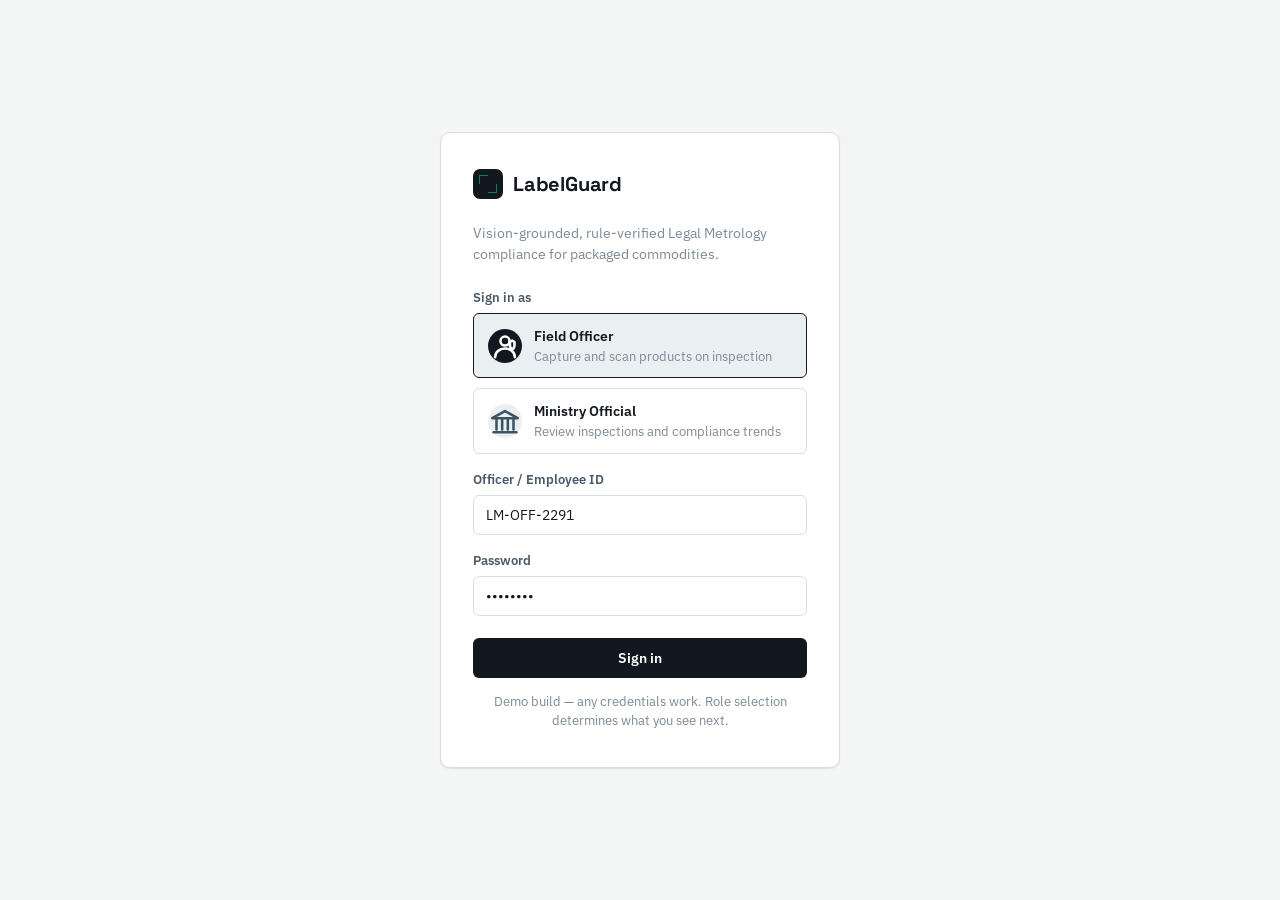
<file: index.html>
<!DOCTYPE html>
<html lang="en">
<head>
<meta charset="UTF-8" />
<meta name="viewport" content="width=device-width, initial-scale=1" />
<title>LabelGuard — Sign in</title>
<link rel="preconnect" href="https://fonts.googleapis.com" />
<link href="https://fonts.googleapis.com/css2?family=Space+Grotesk:wght@500;700&family=IBM+Plex+Sans:wght@400;500;600&family=IBM+Plex+Mono:wght@400;500&display=swap" rel="stylesheet" />
<link rel="stylesheet" href="assets/style.css" />
</head>
<body>

<div class="login-wrap">
  <div class="login-card">
    <div class="login-brand">
      <span class="brand-mark"></span>
      <span class="brand-name" style="font-size:20px;">LabelGuard</span>
    </div>
    <p class="login-tagline">Vision-grounded, rule-verified Legal Metrology compliance for packaged commodities.</p>

    <label class="field-label" style="margin-top:0;">Sign in as</label>

    <div class="role-option is-selected" id="role-officer" onclick="selectRole('officer')">
      <span class="role-icon" id="icon-officer"></span>
      <div>
        <div class="role-title">Field Officer</div>
        <div class="role-desc">Capture and scan products on inspection</div>
      </div>
    </div>

    <div class="role-option" id="role-ministry" onclick="selectRole('ministry')">
      <span class="role-icon" id="icon-ministry"></span>
      <div>
        <div class="role-title">Ministry Official</div>
        <div class="role-desc">Review inspections and compliance trends</div>
      </div>
    </div>

    <label class="field-label">Officer / Employee ID</label>
    <input class="text-input" id="userIdInput" value="LM-OFF-2291" />

    <label class="field-label">Password</label>
    <input class="text-input" type="password" value="••••••••" />

    <button class="btn btn-primary btn-block" style="margin-top:22px;" onclick="doLogin()">Sign in</button>
    <p class="text-sm text-faint" style="text-align:center; margin-top:14px; margin-bottom:0;">
      Demo build — any credentials work. Role selection determines what you see next.
    </p>
  </div>
</div>

<script src="assets/data.js"></script>
<script src="assets/app.js"></script>
<script>
  let selected = "officer";

  function paintIcons() {
    document.getElementById("icon-officer").innerHTML = ICONS.officer;
    document.getElementById("icon-ministry").innerHTML = ICONS.landmark;
  }
  paintIcons();

  function selectRole(role) {
    selected = role;
    document.getElementById("role-officer").classList.toggle("is-selected", role === "officer");
    document.getElementById("role-ministry").classList.toggle("is-selected", role === "ministry");
    document.getElementById("userIdInput").value = role === "officer" ? OFFICER.id : MINISTRY_USER.id;
  }

  function doLogin() {
    setRole(selected);
    window.location.href = selected === "officer" ? "capture.html" : "dashboard.html";
  }
</script>
</body>
</html>
</file>
<file: assets/style.css>
/* ==========================================================================
   LabelGuard — demo design system
   Tokens: ink/paper/steel = structure, verify/flag/brass = compliance states
   ========================================================================== */

:root {
  --ink: #12181f;
  --ink-soft: #4a5a68;
  --ink-faint: #7c8a96;
  --paper: #f4f6f5;
  --panel: #ffffff;
  --line: #d8dee2;
  --line-soft: #e8ecee;
  --steel: #3c5366;
  --steel-soft: #eaeff2;

  --verify: #1e7a5f;
  --verify-soft: #e3f2ec;
  --flag: #b3401f;
  --flag-soft: #fbe9e3;
  --brass: #8a6b22;
  --brass-soft: #f7efdc;

  --font-display: "Space Grotesk", ui-sans-serif, system-ui, -apple-system, "Segoe UI", sans-serif;
  --font-body: "IBM Plex Sans", -apple-system, "Segoe UI", Roboto, sans-serif;
  --font-mono: "IBM Plex Mono", ui-monospace, "SFMono-Regular", Consolas, "Liberation Mono", monospace;

  --radius: 6px;
  --radius-lg: 10px;
  --shadow-panel: 0 1px 2px rgba(18, 24, 31, 0.06), 0 1px 1px rgba(18, 24, 31, 0.04);
}

* { box-sizing: border-box; }

html, body {
  margin: 0;
  padding: 0;
  background: var(--paper);
  color: var(--ink);
  font-family: var(--font-body);
  font-size: 15px;
  line-height: 1.5;
  -webkit-font-smoothing: antialiased;
}

h1, h2, h3 {
  font-family: var(--font-display);
  color: var(--ink);
  margin: 0 0 4px 0;
  letter-spacing: -0.01em;
}

h1 { font-size: 26px; font-weight: 700; }
h2 { font-size: 18px; font-weight: 600; }
h3 { font-size: 15px; font-weight: 600; }

p { margin: 0 0 12px 0; color: var(--ink-soft); }

a { color: var(--steel); }

button { font-family: var(--font-body); }

:focus-visible {
  outline: 2px solid var(--steel);
  outline-offset: 2px;
}

.mono { font-family: var(--font-mono); }

/* ---------- layout ---------- */

.page {
  min-height: 100vh;
  display: flex;
  flex-direction: column;
}

.container {
  width: 100%;
  max-width: 1180px;
  margin: 0 auto;
  padding: 0 28px;
}

.main {
  flex: 1;
  padding: 32px 0 64px;
}

/* ---------- navbar ---------- */

.navbar {
  background: var(--panel);
  border-bottom: 1px solid var(--line);
}

.navbar .container {
  display: flex;
  align-items: center;
  justify-content: space-between;
  height: 64px;
}

.brand {
  display: flex;
  align-items: center;
  gap: 10px;
  text-decoration: none;
  color: var(--ink);
}

.brand-mark {
  width: 30px;
  height: 30px;
  border-radius: 7px;
  background: var(--ink);
  position: relative;
  flex: none;
}

.brand-mark::before,
.brand-mark::after {
  content: "";
  position: absolute;
  border: 1.6px solid var(--verify);
}
.brand-mark::before {
  top: 6px; left: 6px; width: 8px; height: 8px;
  border-right: none; border-bottom: none;
}
.brand-mark::after {
  bottom: 6px; right: 6px; width: 8px; height: 8px;
  border-left: none; border-top: none;
}

.brand-name {
  font-family: var(--font-display);
  font-weight: 700;
  font-size: 18px;
  letter-spacing: -0.01em;
}

.nav-links {
  display: flex;
  align-items: center;
  gap: 4px;
}

.nav-link {
  padding: 8px 14px;
  border-radius: var(--radius);
  text-decoration: none;
  color: var(--ink-soft);
  font-size: 14px;
  font-weight: 500;
}
.nav-link:hover { background: var(--steel-soft); color: var(--ink); }
.nav-link.active { background: var(--ink); color: #fff; }

.nav-right {
  display: flex;
  align-items: center;
  gap: 14px;
}

.demo-pill {
  font-family: var(--font-mono);
  font-size: 11px;
  letter-spacing: 0.04em;
  color: var(--brass);
  background: var(--brass-soft);
  border: 1px solid #e9d9ae;
  padding: 3px 8px;
  border-radius: 4px;
}

.user-chip {
  display: flex;
  align-items: center;
  gap: 8px;
  font-size: 13px;
  color: var(--ink-soft);
}

.user-avatar {
  width: 26px;
  height: 26px;
  border-radius: 50%;
  background: var(--steel-soft);
  color: var(--steel);
  display: flex;
  align-items: center;
  justify-content: center;
  font-size: 11px;
  font-weight: 700;
  font-family: var(--font-display);
}

.logout-link {
  font-size: 13px;
  color: var(--ink-faint);
  text-decoration: none;
  border-left: 1px solid var(--line);
  padding-left: 14px;
}
.logout-link:hover { color: var(--flag); }

/* ---------- buttons ---------- */

.btn {
  display: inline-flex;
  align-items: center;
  justify-content: center;
  gap: 8px;
  font-size: 14px;
  font-weight: 600;
  font-family: var(--font-body);
  padding: 10px 18px;
  border-radius: var(--radius);
  border: 1px solid transparent;
  cursor: pointer;
  text-decoration: none;
  transition: background 0.12s ease, border-color 0.12s ease;
}

.btn-primary { background: var(--ink); color: #fff; }
.btn-primary:hover { background: #26323d; }
.btn:disabled { opacity: 0.45; cursor: not-allowed; }

.btn-verify { background: var(--verify); color: #fff; }
.btn-verify:hover { background: #17604a; }

.btn-ghost { background: transparent; color: var(--ink); border-color: var(--line); }
.btn-ghost:hover { background: var(--steel-soft); }

.btn-block { width: 100%; }

/* ---------- status pills ---------- */

.pill {
  display: inline-flex;
  align-items: center;
  gap: 6px;
  font-size: 12.5px;
  font-weight: 600;
  letter-spacing: 0.01em;
  padding: 4px 10px;
  border-radius: 100px;
  line-height: 1.5;
}

.pill-dot {
  width: 7px; height: 7px; border-radius: 50%; flex: none;
}

.pill-verify { background: var(--verify-soft); color: var(--verify); }
.pill-verify .pill-dot { background: var(--verify); }

.pill-flag { background: var(--flag-soft); color: var(--flag); }
.pill-flag .pill-dot { background: var(--flag); }

.pill-brass { background: var(--brass-soft); color: var(--brass); }
.pill-brass .pill-dot { background: var(--brass); }

.pill-neutral { background: var(--steel-soft); color: var(--steel); }
.pill-neutral .pill-dot { background: var(--steel); }

/* ---------- panels / cards ---------- */

.panel {
  background: var(--panel);
  border: 1px solid var(--line);
  border-radius: var(--radius-lg);
  box-shadow: var(--shadow-panel);
}

.panel-pad { padding: 24px; }

.eyebrow {
  font-size: 12px;
  font-weight: 600;
  color: var(--ink-faint);
  margin-bottom: 2px;
}

/* ---------- viewfinder corner-bracket motif ---------- */

.viewfinder {
  position: relative;
  padding: 24px;
}

.vf-corner {
  position: absolute;
  width: 20px;
  height: 20px;
  border: 2.5px solid var(--steel);
  pointer-events: none;
}
.vf-tl { top: 10px; left: 10px; border-right: none; border-bottom: none; }
.vf-tr { top: 10px; right: 10px; border-left: none; border-bottom: none; }
.vf-bl { bottom: 10px; left: 10px; border-right: none; border-top: none; }
.vf-br { bottom: 10px; right: 10px; border-left: none; border-top: none; }

.viewfinder--verify .vf-corner { border-color: var(--verify); }
.viewfinder--flag .vf-corner { border-color: var(--flag); }

/* ---------- stepper ---------- */

.stepper {
  display: flex;
  align-items: center;
  gap: 0;
  margin-bottom: 28px;
}

.step {
  display: flex;
  align-items: center;
  gap: 10px;
  color: var(--ink-faint);
}

.step-num {
  width: 26px; height: 26px;
  border-radius: 50%;
  border: 1.5px solid var(--line);
  display: flex; align-items: center; justify-content: center;
  font-family: var(--font-display);
  font-size: 12px; font-weight: 700;
  color: var(--ink-faint);
  background: var(--panel);
  flex: none;
}

.step.is-active .step-num { border-color: var(--ink); color: var(--ink); }
.step.is-active .step-label { color: var(--ink); font-weight: 600; }
.step.is-done .step-num { border-color: var(--verify); background: var(--verify); color: #fff; }
.step.is-done .step-label { color: var(--ink-soft); }

.step-label { font-size: 13.5px; }

.step-line {
  width: 48px; height: 1.5px;
  background: var(--line);
  margin: 0 10px;
}
.step-line.is-done { background: var(--verify); }

/* ---------- upload dropzones ---------- */

.dropzone {
  border: 1.5px dashed var(--line);
  border-radius: var(--radius-lg);
  background: var(--panel);
  padding: 28px;
  text-align: center;
  cursor: pointer;
  transition: border-color 0.12s ease, background 0.12s ease;
}
.dropzone:hover { border-color: var(--steel); background: var(--steel-soft); }
.dropzone.has-file { border-style: solid; border-color: var(--verify); }

.dropzone-icon {
  width: 42px; height: 42px;
  margin: 0 auto 12px;
  border-radius: 50%;
  background: var(--steel-soft);
  color: var(--steel);
  display: flex; align-items: center; justify-content: center;
}
.dropzone.has-file .dropzone-icon { background: var(--verify-soft); color: var(--verify); }

.dropzone-title { font-weight: 600; font-size: 14px; margin-bottom: 2px; }
.dropzone-hint { font-size: 12.5px; color: var(--ink-faint); }

.dropzone-preview {
  margin-top: 14px;
  max-height: 140px;
  border-radius: var(--radius);
  overflow: hidden;
  border: 1px solid var(--line);
}
.dropzone-preview img { width: 100%; display: block; max-height: 140px; object-fit: cover; }

/* ---------- tables ---------- */

table { width: 100%; border-collapse: collapse; }

.table th {
  text-align: left;
  font-size: 11.5px;
  text-transform: uppercase;
  letter-spacing: 0.04em;
  color: var(--ink-faint);
  font-weight: 600;
  padding: 10px 14px;
  border-bottom: 1px solid var(--line);
}

.table td {
  padding: 13px 14px;
  border-bottom: 1px solid var(--line-soft);
  font-size: 14px;
  vertical-align: middle;
}

.table tr:last-child td { border-bottom: none; }
.table-row-link { text-decoration: none; color: inherit; display: block; }
.table tbody tr:hover { background: var(--steel-soft); }

/* ---------- scan list (dashboard) — header and rows share one grid ---------- */

.scan-row {
  display: grid;
  grid-template-columns: 2.2fr 1.1fr 1.1fr 1.2fr 90px;
  gap: 12px;
  align-items: center;
  padding: 13px 20px;
  border-bottom: 1px solid var(--line-soft);
  text-decoration: none;
  color: inherit;
}
.scan-row:last-child { border-bottom: none; }
.scan-row:hover { background: var(--steel-soft); }

.scan-row--head {
  font-size: 11.5px;
  text-transform: uppercase;
  letter-spacing: 0.04em;
  color: var(--ink-faint);
  font-weight: 600;
  border-bottom: 1px solid var(--line);
  cursor: default;
}
.scan-row--head:hover { background: transparent; }

/* ---------- field rows (report) ---------- */

.field-row {
  display: grid;
  grid-template-columns: 1.4fr 1.2fr 1fr 1fr 110px;
  gap: 12px;
  align-items: center;
  padding: 14px 16px;
  border-bottom: 1px solid var(--line-soft);
}
.field-row:last-child { border-bottom: none; }
.field-row.is-header {
  font-size: 11.5px; text-transform: uppercase; letter-spacing: 0.04em;
  color: var(--ink-faint); font-weight: 600; padding-bottom: 10px;
}
.field-name { font-weight: 600; font-size: 14px; }
.field-note { font-size: 12.5px; color: var(--ink-faint); margin-top: 2px; }

/* ---------- stat cards ---------- */

.stat-grid {
  display: grid;
  grid-template-columns: repeat(4, 1fr);
  gap: 16px;
  margin-bottom: 24px;
}

.stat-card {
  background: var(--panel);
  border: 1px solid var(--line);
  border-radius: var(--radius-lg);
  padding: 18px 20px;
}

.stat-value {
  font-family: var(--font-display);
  font-size: 28px;
  font-weight: 700;
  color: var(--ink);
}

.stat-label {
  font-size: 12.5px;
  color: var(--ink-faint);
  margin-top: 2px;
}

/* ---------- bars (category chart) ---------- */

.bar-item { padding: 7px 0; }
.bar-label-row {
  display: flex;
  justify-content: space-between;
  gap: 10px;
  margin-bottom: 7px;
  font-size: 12.5px;
  color: var(--ink-soft);
}
.bar-track { height: 7px; background: var(--steel-soft); border-radius: 100px; overflow: hidden; }
.bar-fill { height: 100%; background: var(--steel); border-radius: 100px; }
.bar-value { font-family: var(--font-mono); font-size: 12px; color: var(--ink-faint); flex: none; }

/* ---------- login ---------- */

.login-wrap {
  min-height: 100vh;
  display: flex;
  align-items: center;
  justify-content: center;
  background: var(--paper);
  padding: 24px;
}

.login-card {
  width: 100%;
  max-width: 400px;
  background: var(--panel);
  border: 1px solid var(--line);
  border-radius: var(--radius-lg);
  box-shadow: var(--shadow-panel);
  padding: 36px 32px;
}

.login-brand {
  display: flex;
  align-items: center;
  gap: 10px;
  margin-bottom: 26px;
}

.login-tagline {
  font-size: 13.5px;
  color: var(--ink-faint);
  margin: -2px 0 24px;
}

.role-option {
  display: flex;
  align-items: center;
  gap: 12px;
  border: 1.5px solid var(--line);
  border-radius: var(--radius);
  padding: 12px 14px;
  margin-bottom: 10px;
  cursor: pointer;
  transition: border-color 0.12s ease, background 0.12s ease;
}
.role-option:hover { border-color: var(--steel); }
.role-option.is-selected { border-color: var(--ink); background: var(--steel-soft); }

.role-icon {
  width: 34px; height: 34px; border-radius: 50%;
  background: var(--steel-soft); color: var(--steel);
  display: flex; align-items: center; justify-content: center; flex: none;
}
.role-option.is-selected .role-icon { background: var(--ink); color: #fff; }

.role-title { font-weight: 600; font-size: 14px; }
.role-desc { font-size: 12.5px; color: var(--ink-faint); }

.field-label {
  font-size: 12.5px; font-weight: 600; color: var(--ink-soft);
  display: block; margin: 16px 0 6px;
}

.text-input {
  width: 100%;
  border: 1.5px solid var(--line);
  border-radius: var(--radius);
  padding: 10px 12px;
  font-size: 14px;
  font-family: var(--font-body);
  background: #fff;
  color: var(--ink);
}
.text-input:focus { outline: none; border-color: var(--steel); }

/* ---------- misc ---------- */

.hr { height: 1px; background: var(--line); margin: 24px 0; border: none; }

.flex-between { display: flex; align-items: center; justify-content: space-between; }
.flex { display: flex; align-items: center; gap: 10px; }

.text-faint { color: var(--ink-faint); }
.text-sm { font-size: 13px; }

.empty-state {
  text-align: center;
  padding: 48px 24px;
  color: var(--ink-faint);
}

.processing-log {
  font-family: var(--font-mono);
  font-size: 13px;
  color: var(--ink-soft);
  line-height: 2;
}
.processing-log .log-pending { color: var(--ink-faint); }
.processing-log .log-done::before { content: "✓ "; color: var(--verify); }
.processing-log .log-active::before { content: "… "; color: var(--steel); }

/* ---------- annotated label mock (report image panel) ---------- */

.label-mock {
  width: 100%;
  background: #fff;
  border: 1px solid var(--line);
  border-radius: 6px;
  padding: 20px;
}

.label-mock-title {
  font-weight: 700;
  font-size: 15px;
  margin-bottom: 14px;
  color: var(--ink);
}

.label-field-box {
  border: 2px solid var(--line);
  border-radius: 4px;
  padding: 7px 10px;
  margin-bottom: 9px;
  font-size: 12px;
  font-family: var(--font-mono);
  background: #fafbfb;
  display: flex;
  justify-content: space-between;
  gap: 8px;
}
.label-field-box .lf-name { color: var(--ink-faint); }
.label-field-box.verify { border-color: var(--verify); background: var(--verify-soft); }
.label-field-box.flag { border-color: var(--flag); background: var(--flag-soft); }
.label-field-box.brass { border-color: var(--brass); background: var(--brass-soft); }

.label-caption {
  font-size: 12px;
  color: var(--ink-faint);
  margin-top: 10px;
  text-align: center;
}

/* ---------- print (Download PDF uses the browser's real print-to-PDF) ---------- */

@media print {
  .no-print { display: none !important; }
  body { background: #fff; }
  .main { padding: 0; }
  .panel { box-shadow: none; border-color: #999; }
}

@media (max-width: 900px) {
  .stat-grid { grid-template-columns: repeat(2, 1fr); }
  .field-row { grid-template-columns: 1fr; gap: 4px; }
  .nav-links { display: none; }
  .bar-row { grid-template-columns: 110px 1fr 40px; }
}
</file>
